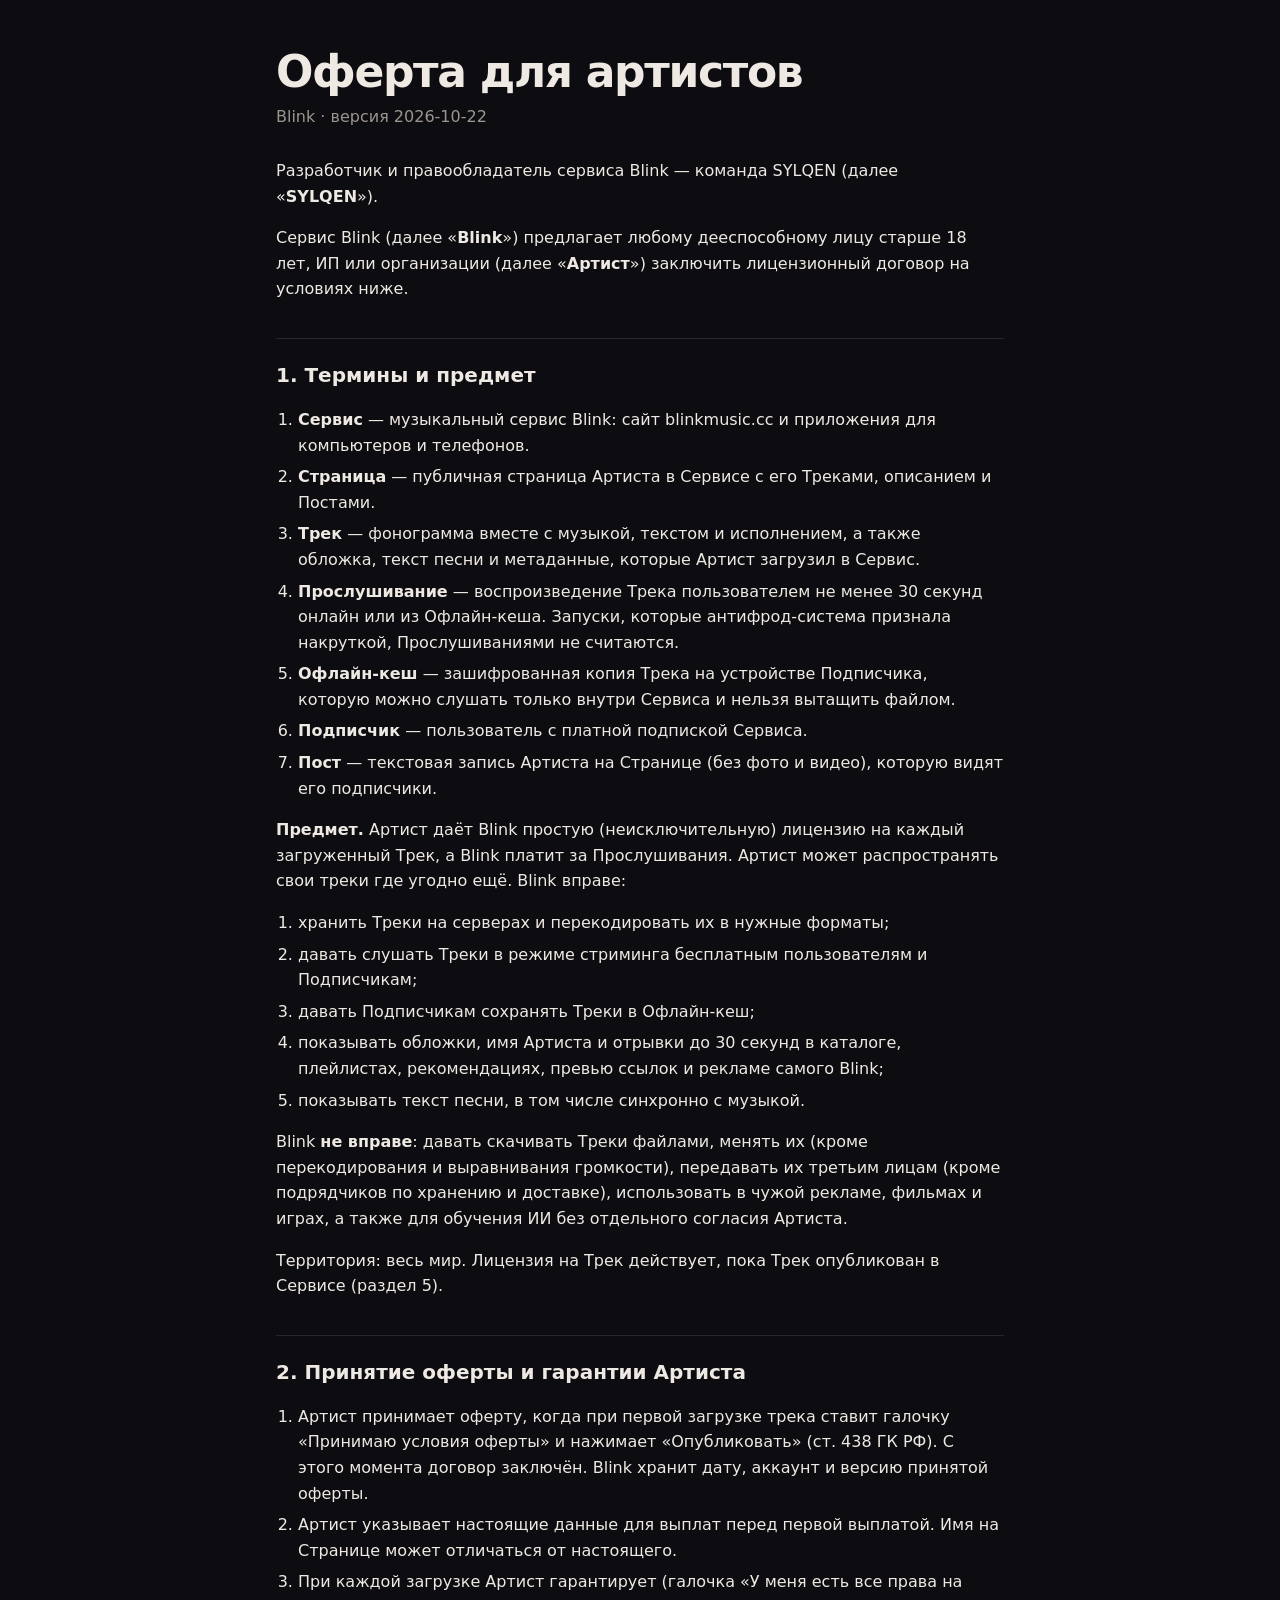
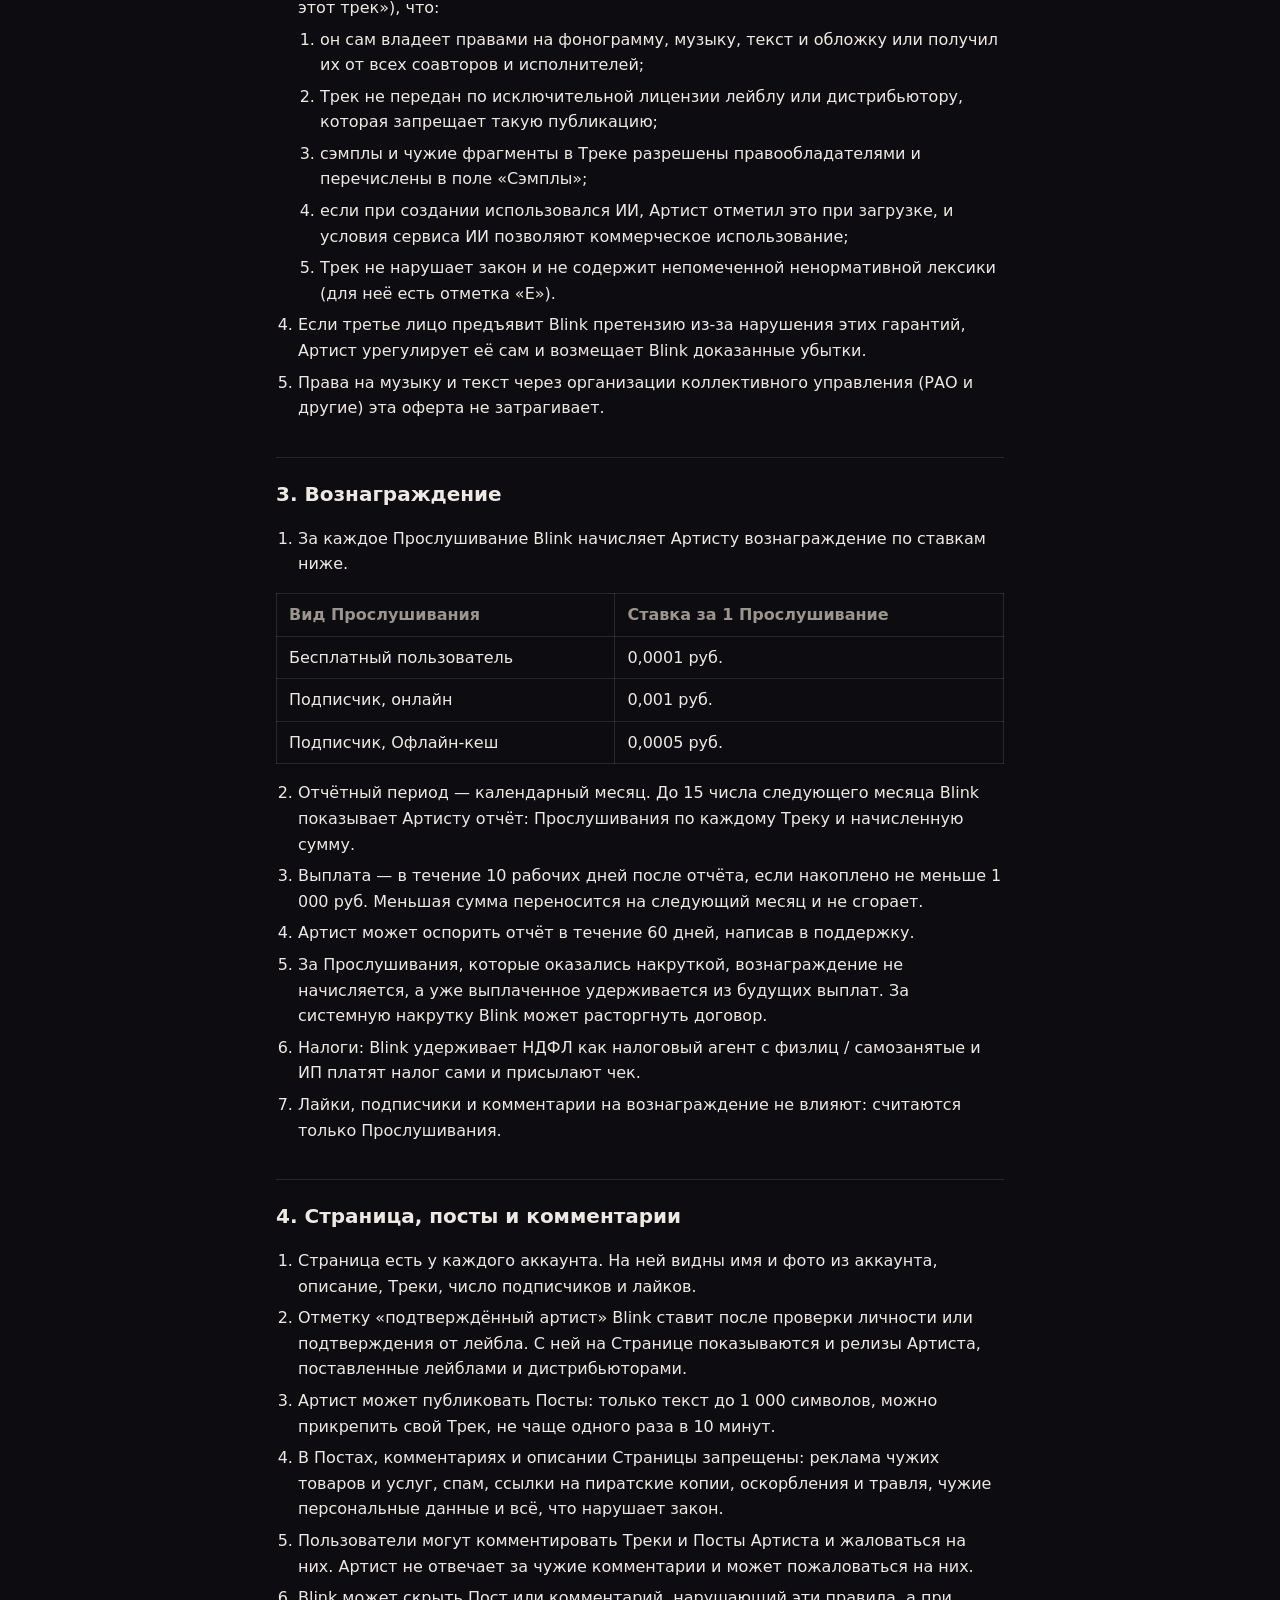
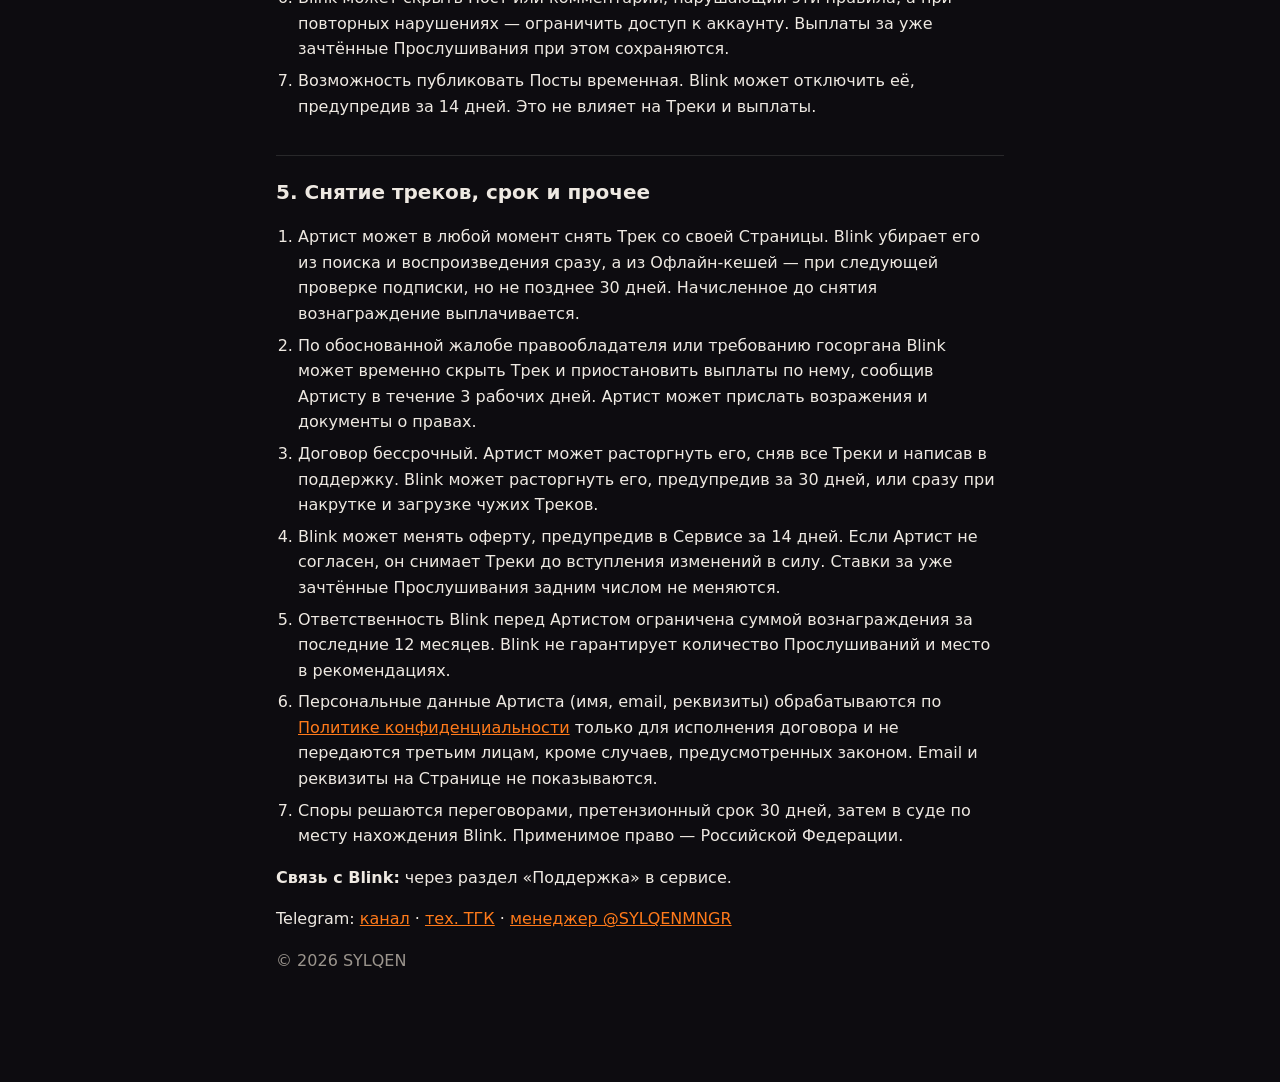
<file: offer.html>
<!doctype html>
<html lang="ru">
<head>
<meta charset="utf-8">
<meta name="viewport" content="width=device-width, initial-scale=1">
<title>Оферта для артистов · Blink</title>
<meta name="description" content="Условия, на которых артисты публикуют свои треки в Blink.">
<meta name="robots" content="noindex">
<style>
  :root { --ink: #0d0c10; --bone: #eee9e2; --mute: #9b958d; --line: rgba(238, 233, 226, 0.12); --accent: #ff7a1a; }
  * { box-sizing: border-box; }
  body { margin: 0; background: var(--ink); color: var(--bone); font: 16px/1.6 system-ui, -apple-system, 'Segoe UI', sans-serif; }
  main { max-width: 760px; margin: 0 auto; padding: 48px 16px 80px; }
  h1 { font-size: clamp(30px, 6vw, 44px); letter-spacing: -0.03em; line-height: 1.1; margin: 0 0 8px; }
  h2 { font-size: 20px; margin: 36px 0 10px; padding-top: 20px; border-top: 1px solid var(--line); }
  .meta { color: var(--mute); margin-bottom: 28px; }
  .draft { border: 1px solid var(--accent); color: var(--accent); border-radius: 12px; padding: 12px 16px; margin-bottom: 28px; font-weight: 600; }
  ol { padding-left: 22px; } ol ol { margin: 6px 0; }
  li { margin: 6px 0; }
  table { border-collapse: collapse; width: 100%; margin: 10px 0 16px; }
  td, th { border: 1px solid var(--line); padding: 8px 12px; text-align: left; }
  th { color: var(--mute); font-weight: 600; }
  a { color: var(--accent); }
</style>
</head>
<body>
<main>
<h1>Оферта для артистов</h1>
<div class="meta">Blink · версия 2026-10-22</div>

<p>Разработчик и правообладатель сервиса Blink — команда SYLQEN (далее «<b>SYLQEN</b>»).</p>

<p>Сервис Blink (далее «<b>Blink</b>») предлагает любому дееспособному лицу старше 18 лет, ИП или организации (далее «<b>Артист</b>») заключить лицензионный договор на условиях ниже.</p>

<h2>1. Термины и предмет</h2>
<ol>
  <li><b>Сервис</b> — музыкальный сервис Blink: сайт blinkmusic.cc и приложения для компьютеров и телефонов.</li>
  <li><b>Страница</b> — публичная страница Артиста в Сервисе с его Треками, описанием и Постами.</li>
  <li><b>Трек</b> — фонограмма вместе с музыкой, текстом и исполнением, а также обложка, текст песни и метаданные, которые Артист загрузил в Сервис.</li>
  <li><b>Прослушивание</b> — воспроизведение Трека пользователем не менее 30 секунд онлайн или из Офлайн-кеша. Запуски, которые антифрод-система признала накруткой, Прослушиваниями не считаются.</li>
  <li><b>Офлайн-кеш</b> — зашифрованная копия Трека на устройстве Подписчика, которую можно слушать только внутри Сервиса и нельзя вытащить файлом.</li>
  <li><b>Подписчик</b> — пользователь с платной подпиской Сервиса.</li>
  <li><b>Пост</b> — текстовая запись Артиста на Странице (без фото и видео), которую видят его подписчики.</li>
</ol>
<p><b>Предмет.</b> Артист даёт Blink простую (неисключительную) лицензию на каждый загруженный Трек, а Blink платит за Прослушивания. Артист может распространять свои треки где угодно ещё. Blink вправе:</p>
<ol>
  <li>хранить Треки на серверах и перекодировать их в нужные форматы;</li>
  <li>давать слушать Треки в режиме стриминга бесплатным пользователям и Подписчикам;</li>
  <li>давать Подписчикам сохранять Треки в Офлайн-кеш;</li>
  <li>показывать обложки, имя Артиста и отрывки до 30 секунд в каталоге, плейлистах, рекомендациях, превью ссылок и рекламе самого Blink;</li>
  <li>показывать текст песни, в том числе синхронно с музыкой.</li>
</ol>
<p>Blink <b>не вправе</b>: давать скачивать Треки файлами, менять их (кроме перекодирования и выравнивания громкости), передавать их третьим лицам (кроме подрядчиков по хранению и доставке), использовать в чужой рекламе, фильмах и играх, а также для обучения ИИ без отдельного согласия Артиста.</p>
<p>Территория: весь мир. Лицензия на Трек действует, пока Трек опубликован в Сервисе (раздел 5).</p>

<h2>2. Принятие оферты и гарантии Артиста</h2>
<ol>
  <li>Артист принимает оферту, когда при первой загрузке трека ставит галочку «Принимаю условия оферты» и нажимает «Опубликовать» (ст. 438 ГК РФ). С этого момента договор заключён. Blink хранит дату, аккаунт и версию принятой оферты.</li>
  <li>Артист указывает настоящие данные для выплат перед первой выплатой. Имя на Странице может отличаться от настоящего.</li>
  <li>При каждой загрузке Артист гарантирует (галочка «У меня есть все права на этот трек»), что:
    <ol>
      <li>он сам владеет правами на фонограмму, музыку, текст и обложку или получил их от всех соавторов и исполнителей;</li>
      <li>Трек не передан по исключительной лицензии лейблу или дистрибьютору, которая запрещает такую публикацию;</li>
      <li>сэмплы и чужие фрагменты в Треке разрешены правообладателями и перечислены в поле «Сэмплы»;</li>
      <li>если при создании использовался ИИ, Артист отметил это при загрузке, и условия сервиса ИИ позволяют коммерческое использование;</li>
      <li>Трек не нарушает закон и не содержит непомеченной ненормативной лексики (для неё есть отметка «E»).</li>
    </ol>
  </li>
  <li>Если третье лицо предъявит Blink претензию из-за нарушения этих гарантий, Артист урегулирует её сам и возмещает Blink доказанные убытки.</li>
  <li>Права на музыку и текст через организации коллективного управления (РАО и другие) эта оферта не затрагивает.</li>
</ol>

<h2>3. Вознаграждение</h2>
<ol>
  <li>За каждое Прослушивание Blink начисляет Артисту вознаграждение по ставкам ниже.</li>
</ol>
<table>
  <tr><th>Вид Прослушивания</th><th>Ставка за 1 Прослушивание</th></tr>
  <tr><td>Бесплатный пользователь</td><td>0,0001 руб.</td></tr>
  <tr><td>Подписчик, онлайн</td><td>0,001 руб.</td></tr>
  <tr><td>Подписчик, Офлайн-кеш</td><td>0,0005 руб.</td></tr>
</table>
<ol start="2">
  <li>Отчётный период — календарный месяц. До 15 числа следующего месяца Blink показывает Артисту отчёт: Прослушивания по каждому Треку и начисленную сумму.</li>
  <li>Выплата — в течение 10 рабочих дней после отчёта, если накоплено не меньше 1 000 руб. Меньшая сумма переносится на следующий месяц и не сгорает.</li>
  <li>Артист может оспорить отчёт в течение 60 дней, написав в поддержку.</li>
  <li>За Прослушивания, которые оказались накруткой, вознаграждение не начисляется, а уже выплаченное удерживается из будущих выплат. За системную накрутку Blink может расторгнуть договор.</li>
  <li>Налоги: Blink удерживает НДФЛ как налоговый агент с физлиц / самозанятые и ИП платят налог сами и присылают чек.</li>
  <li>Лайки, подписчики и комментарии на вознаграждение не влияют: считаются только Прослушивания.</li>
</ol>

<h2>4. Страница, посты и комментарии</h2>
<ol>
  <li>Страница есть у каждого аккаунта. На ней видны имя и фото из аккаунта, описание, Треки, число подписчиков и лайков.</li>
  <li>Отметку «подтверждённый артист» Blink ставит после проверки личности или подтверждения от лейбла. С ней на Странице показываются и релизы Артиста, поставленные лейблами и дистрибьюторами.</li>
  <li>Артист может публиковать Посты: только текст до 1 000 символов, можно прикрепить свой Трек, не чаще одного раза в 10 минут.</li>
  <li>В Постах, комментариях и описании Страницы запрещены: реклама чужих товаров и услуг, спам, ссылки на пиратские копии, оскорбления и травля, чужие персональные данные и всё, что нарушает закон.</li>
  <li>Пользователи могут комментировать Треки и Посты Артиста и жаловаться на них. Артист не отвечает за чужие комментарии и может пожаловаться на них.</li>
  <li>Blink может скрыть Пост или комментарий, нарушающий эти правила, а при повторных нарушениях — ограничить доступ к аккаунту. Выплаты за уже зачтённые Прослушивания при этом сохраняются.</li>
  <li>Возможность публиковать Посты временная. Blink может отключить её, предупредив за 14 дней. Это не влияет на Треки и выплаты.</li>
</ol>

<h2>5. Снятие треков, срок и прочее</h2>
<ol>
  <li>Артист может в любой момент снять Трек со своей Страницы. Blink убирает его из поиска и воспроизведения сразу, а из Офлайн-кешей — при следующей проверке подписки, но не позднее 30 дней. Начисленное до снятия вознаграждение выплачивается.</li>
  <li>По обоснованной жалобе правообладателя или требованию госоргана Blink может временно скрыть Трек и приостановить выплаты по нему, сообщив Артисту в течение 3 рабочих дней. Артист может прислать возражения и документы о правах.</li>
  <li>Договор бессрочный. Артист может расторгнуть его, сняв все Треки и написав в поддержку. Blink может расторгнуть его, предупредив за 30 дней, или сразу при накрутке и загрузке чужих Треков.</li>
  <li>Blink может менять оферту, предупредив в Сервисе за 14 дней. Если Артист не согласен, он снимает Треки до вступления изменений в силу. Ставки за уже зачтённые Прослушивания задним числом не меняются.</li>
  <li>Ответственность Blink перед Артистом ограничена суммой вознаграждения за последние 12 месяцев. Blink не гарантирует количество Прослушиваний и место в рекомендациях.</li>
  <li>Персональные данные Артиста (имя, email, реквизиты) обрабатываются по <a href="/privacy.html">Политике конфиденциальности</a> только для исполнения договора и не передаются третьим лицам, кроме случаев, предусмотренных законом. Email и реквизиты на Странице не показываются.</li>
  <li>Споры решаются переговорами, претензионный срок 30 дней, затем в суде по месту нахождения Blink. Применимое право — Российской Федерации.</li>
</ol>
<p><b>Связь с Blink:</b> через раздел «Поддержка» в сервисе.</p>
<p>Telegram: <a href="https://t.me/blinkmusic_live">канал</a> · <a href="https://t.me/blinkmusic_commits">тех. ТГК</a> · <a href="https://t.me/SYLQENMNGR">менеджер @SYLQENMNGR</a></p>
<p class="meta">© 2026 SYLQEN</p>
</main>
</body>
</html>
</file>
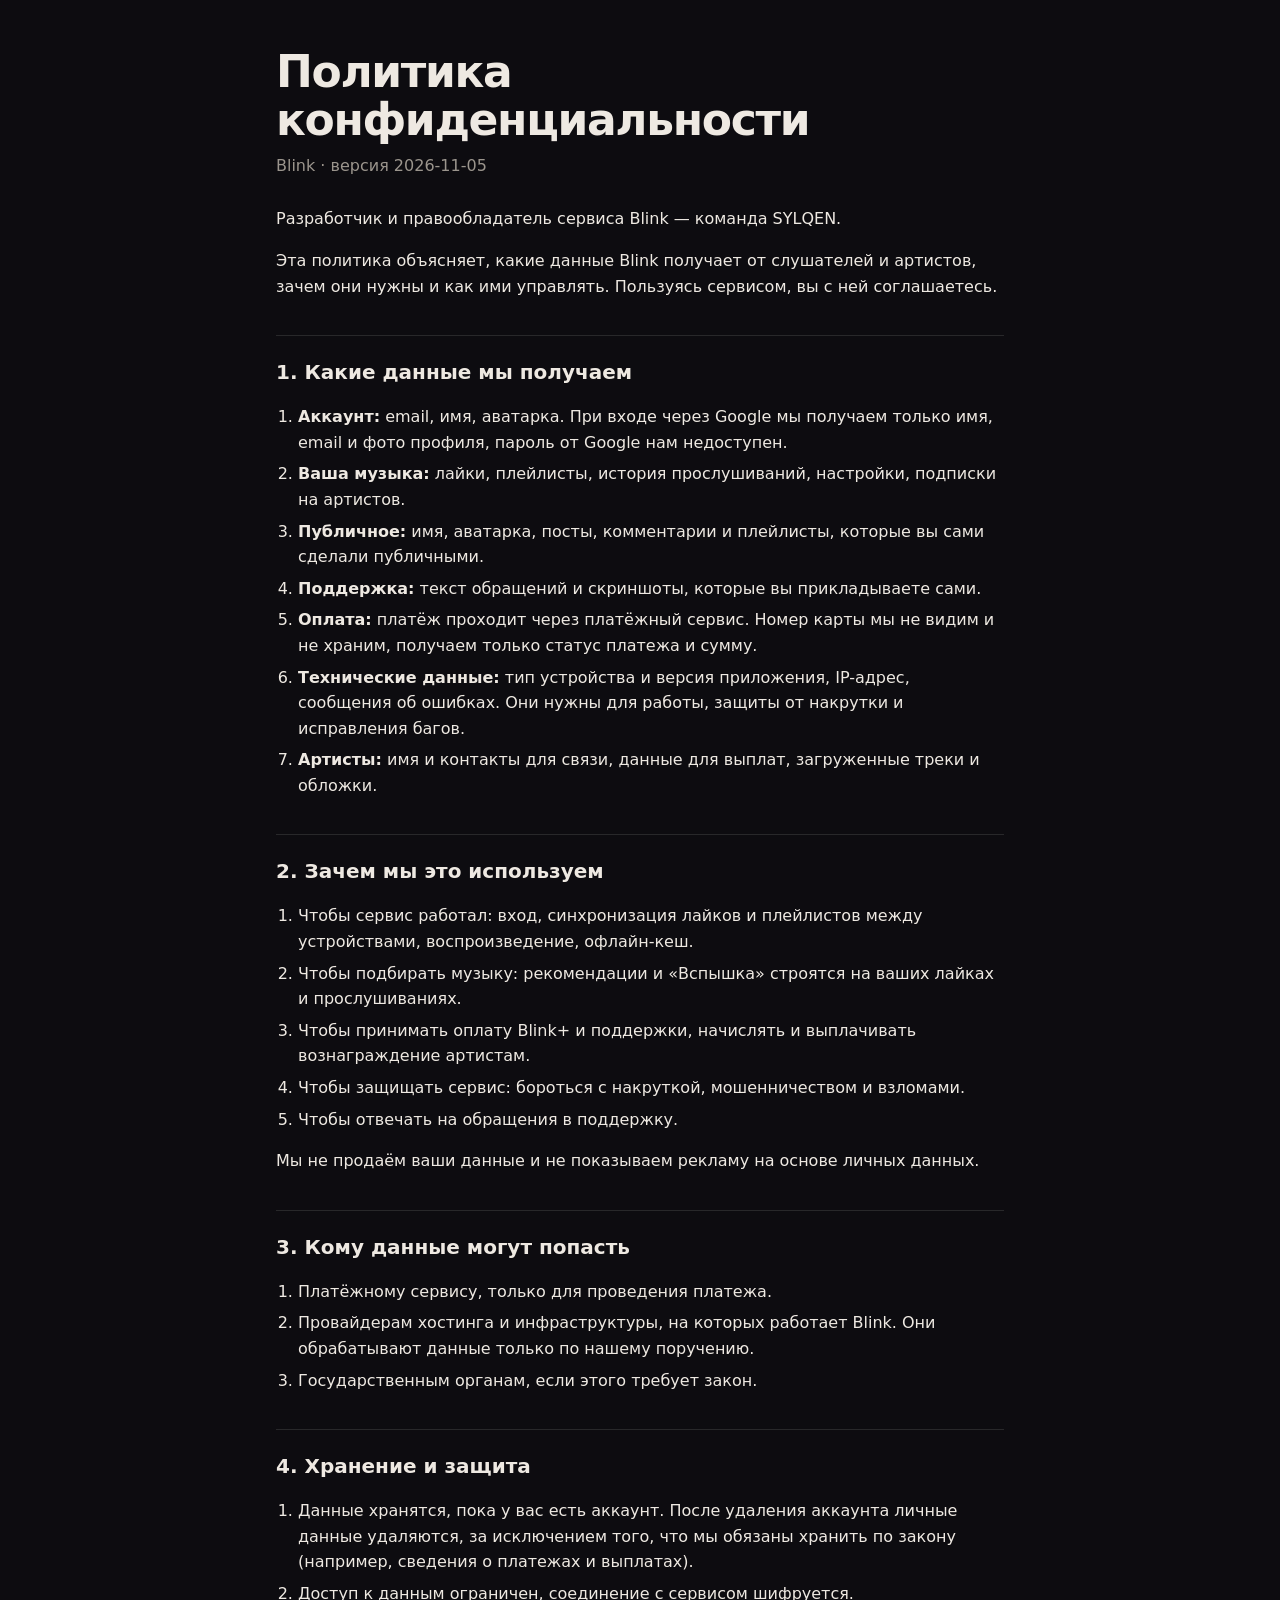
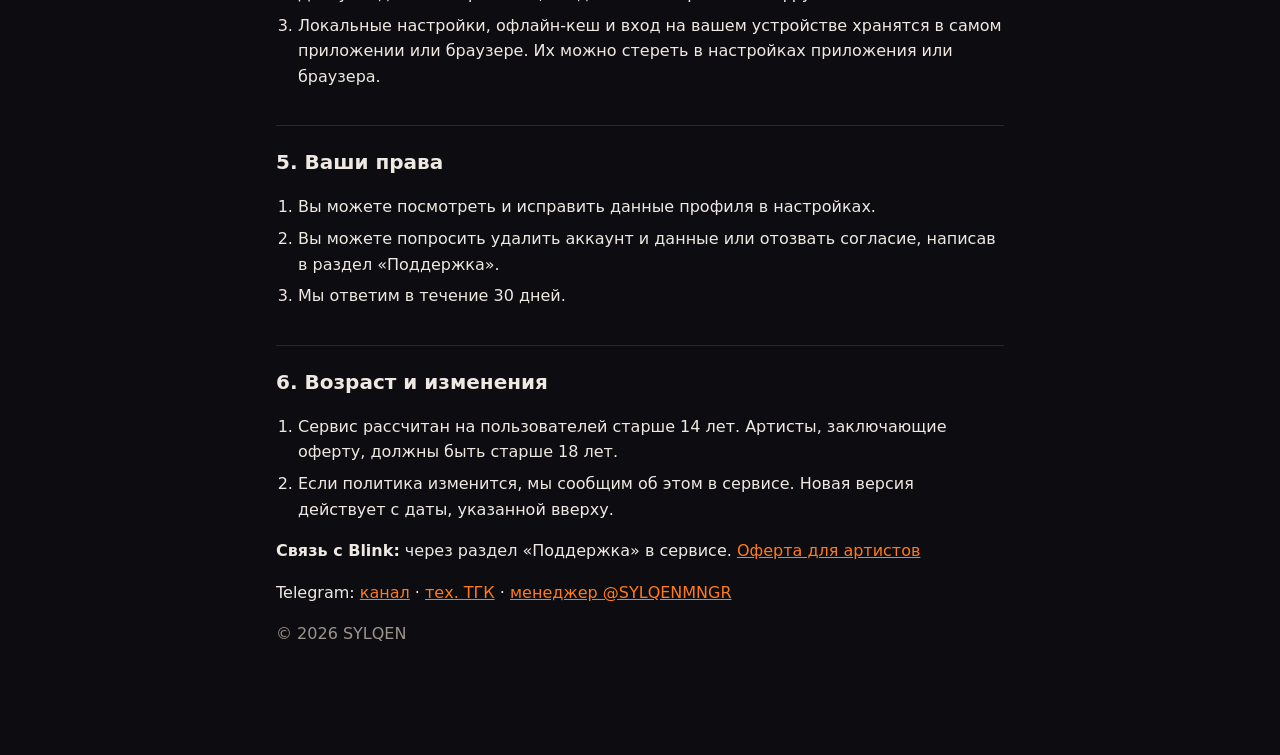
<file: privacy.html>
<!doctype html>
<html lang="ru">
<head>
<meta charset="utf-8">
<meta name="viewport" content="width=device-width, initial-scale=1">
<title>Политика конфиденциальности · Blink</title>
<meta name="description" content="Какие данные собирает Blink и зачем.">
<meta name="robots" content="noindex">
<style>
  :root { --ink: #0d0c10; --bone: #eee9e2; --mute: #9b958d; --line: rgba(238, 233, 226, 0.12); --accent: #ff7a1a; }
  * { box-sizing: border-box; }
  body { margin: 0; background: var(--ink); color: var(--bone); font: 16px/1.6 system-ui, -apple-system, 'Segoe UI', sans-serif; }
  main { max-width: 760px; margin: 0 auto; padding: 48px 16px 80px; }
  h1 { font-size: clamp(30px, 6vw, 44px); letter-spacing: -0.03em; line-height: 1.1; margin: 0 0 8px; }
  h2 { font-size: 20px; margin: 36px 0 10px; padding-top: 20px; border-top: 1px solid var(--line); }
  .meta { color: var(--mute); margin-bottom: 28px; }
  .draft { border: 1px solid var(--accent); color: var(--accent); border-radius: 12px; padding: 12px 16px; margin-bottom: 28px; font-weight: 600; }
  ol { padding-left: 22px; } ol ol { margin: 6px 0; }
  li { margin: 6px 0; }
  table { border-collapse: collapse; width: 100%; margin: 10px 0 16px; }
  td, th { border: 1px solid var(--line); padding: 8px 12px; text-align: left; }
  th { color: var(--mute); font-weight: 600; }
  a { color: var(--accent); }
</style>
</head>
<body>
<main>
<h1>Политика конфиденциальности</h1>
<div class="meta">Blink · версия 2026-11-05</div>

<p>Разработчик и правообладатель сервиса Blink — команда SYLQEN.</p>

<p>Эта политика объясняет, какие данные Blink получает от слушателей и артистов, зачем они нужны и как ими управлять. Пользуясь сервисом, вы с ней соглашаетесь.</p>

<h2>1. Какие данные мы получаем</h2>
<ol>
  <li><b>Аккаунт:</b> email, имя, аватарка. При входе через Google мы получаем только имя, email и фото профиля, пароль от Google нам недоступен.</li>
  <li><b>Ваша музыка:</b> лайки, плейлисты, история прослушиваний, настройки, подписки на артистов.</li>
  <li><b>Публичное:</b> имя, аватарка, посты, комментарии и плейлисты, которые вы сами сделали публичными.</li>
  <li><b>Поддержка:</b> текст обращений и скриншоты, которые вы прикладываете сами.</li>
  <li><b>Оплата:</b> платёж проходит через платёжный сервис. Номер карты мы не видим и не храним, получаем только статус платежа и сумму.</li>
  <li><b>Технические данные:</b> тип устройства и версия приложения, IP-адрес, сообщения об ошибках. Они нужны для работы, защиты от накрутки и исправления багов.</li>
  <li><b>Артисты:</b> имя и контакты для связи, данные для выплат, загруженные треки и обложки.</li>
</ol>

<h2>2. Зачем мы это используем</h2>
<ol>
  <li>Чтобы сервис работал: вход, синхронизация лайков и плейлистов между устройствами, воспроизведение, офлайн-кеш.</li>
  <li>Чтобы подбирать музыку: рекомендации и «Вспышка» строятся на ваших лайках и прослушиваниях.</li>
  <li>Чтобы принимать оплату Blink+ и поддержки, начислять и выплачивать вознаграждение артистам.</li>
  <li>Чтобы защищать сервис: бороться с накруткой, мошенничеством и взломами.</li>
  <li>Чтобы отвечать на обращения в поддержку.</li>
</ol>
<p>Мы не продаём ваши данные и не показываем рекламу на основе личных данных.</p>

<h2>3. Кому данные могут попасть</h2>
<ol>
  <li>Платёжному сервису, только для проведения платежа.</li>
  <li>Провайдерам хостинга и инфраструктуры, на которых работает Blink. Они обрабатывают данные только по нашему поручению.</li>
  <li>Государственным органам, если этого требует закон.</li>
</ol>

<h2>4. Хранение и защита</h2>
<ol>
  <li>Данные хранятся, пока у вас есть аккаунт. После удаления аккаунта личные данные удаляются, за исключением того, что мы обязаны хранить по закону (например, сведения о платежах и выплатах).</li>
  <li>Доступ к данным ограничен, соединение с сервисом шифруется.</li>
  <li>Локальные настройки, офлайн-кеш и вход на вашем устройстве хранятся в самом приложении или браузере. Их можно стереть в настройках приложения или браузера.</li>
</ol>

<h2>5. Ваши права</h2>
<ol>
  <li>Вы можете посмотреть и исправить данные профиля в настройках.</li>
  <li>Вы можете попросить удалить аккаунт и данные или отозвать согласие, написав в раздел «Поддержка».</li>
  <li>Мы ответим в течение 30 дней.</li>
</ol>

<h2>6. Возраст и изменения</h2>
<ol>
  <li>Сервис рассчитан на пользователей старше 14 лет. Артисты, заключающие оферту, должны быть старше 18 лет.</li>
  <li>Если политика изменится, мы сообщим об этом в сервисе. Новая версия действует с даты, указанной вверху.</li>
</ol>
<p><b>Связь с Blink:</b> через раздел «Поддержка» в сервисе. <a href="/offer.html">Оферта для артистов</a></p>
<p>Telegram: <a href="https://t.me/blinkmusic_live">канал</a> · <a href="https://t.me/blinkmusic_commits">тех. ТГК</a> · <a href="https://t.me/SYLQENMNGR">менеджер @SYLQENMNGR</a></p>
<p class="meta">© 2026 SYLQEN</p>
</main>
</body>
</html>
</file>
